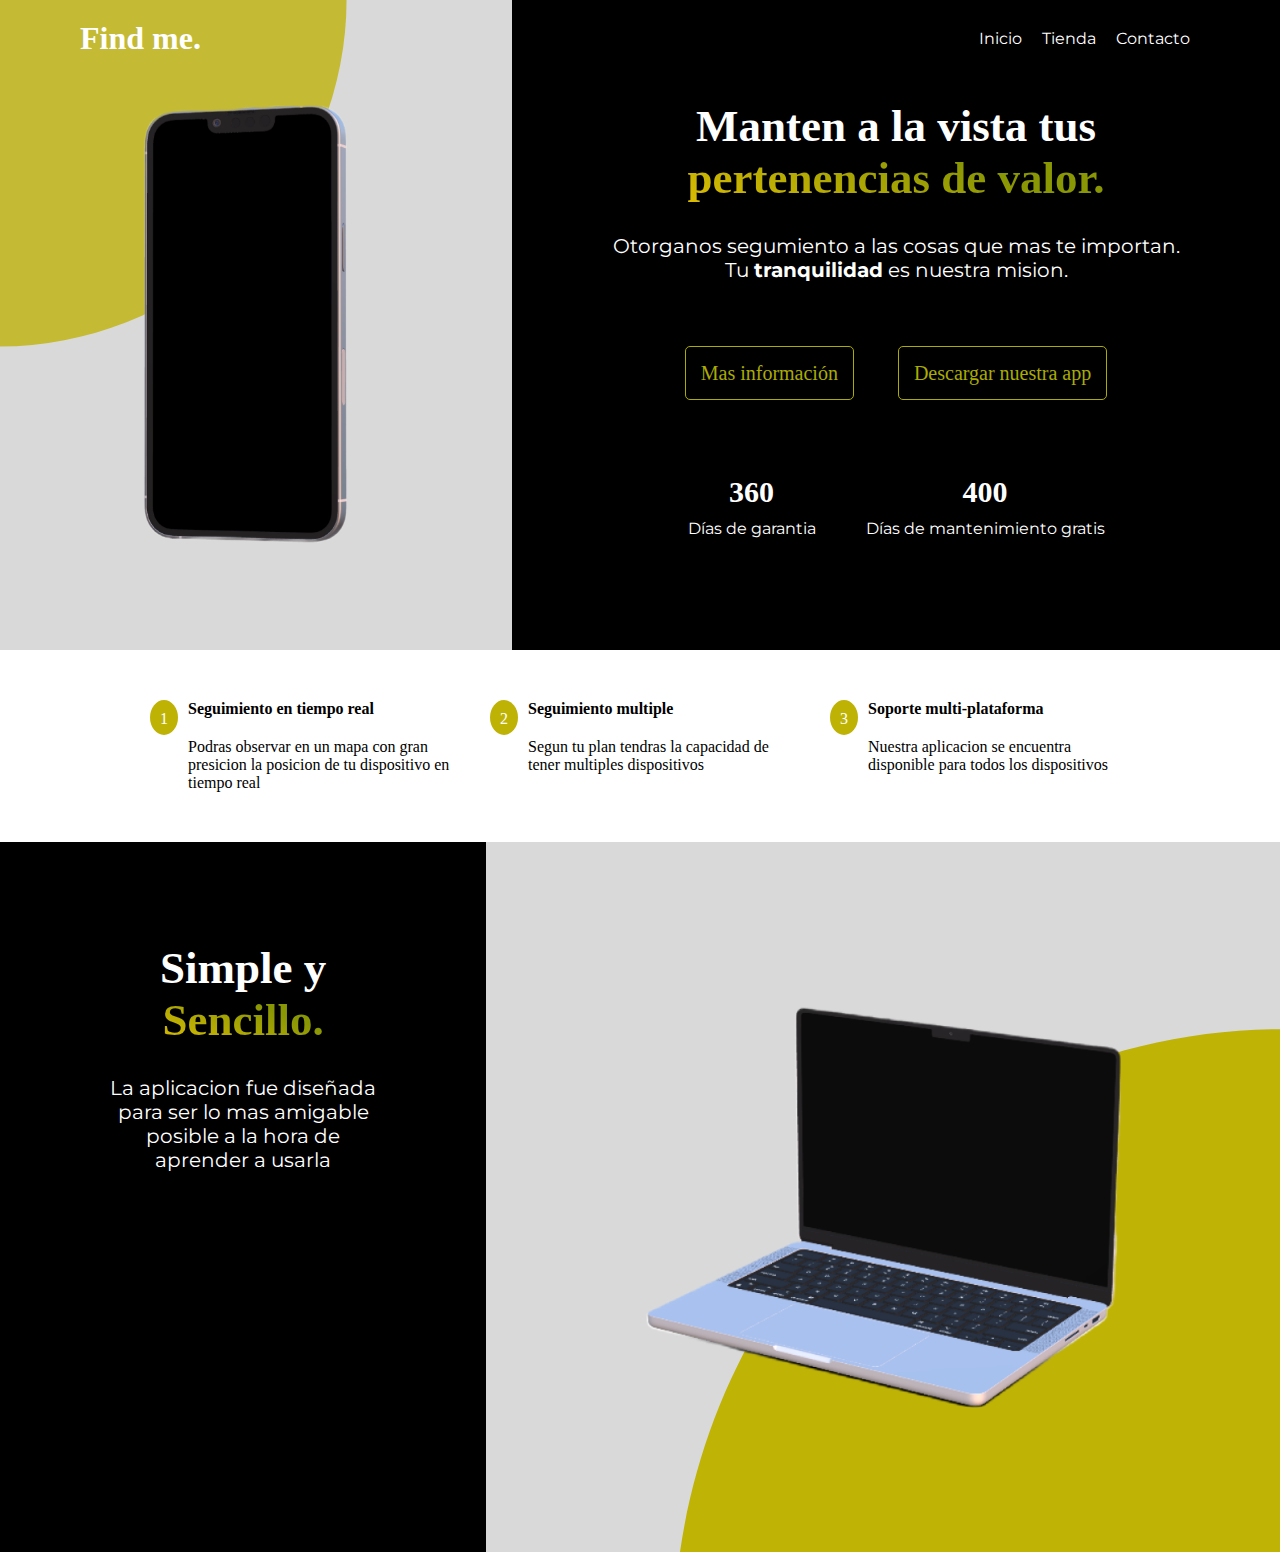
<file: index.html>
<!DOCTYPE html>
<html lang="en">

<head>
    <meta charset="UTF-8">
    <meta http-equiv="X-UA-Compatible" content="IE=edge">
    <meta name="viewport" content="width=device-width, initial-scale=1.0">
    <title>Find me.</title>
    <link rel="stylesheet" href="./styles/styles.css">
    <link rel="preconnect" href="https://fonts.googleapis.com">
    <link rel="preconnect" href="https://fonts.gstatic.com" crossorigin>
    <link href="https://fonts.googleapis.com/css2?family=Montserrat:wght@100&display=swap" rel="stylesheet">
</head>

<body>
    <header class="header">
        <h1><a href="./index.html" class="header__titulo">Find me.</a></h1>
        <nav>
            <ul class="header__lista">
                <li><a href="./pages/inicio.html" class="header__lista__boton">Inicio</a></li>
                <li><a href="./pages/tienda.html" class="header__lista__boton">Tienda</a></li>
                <li><a href="./pages/contacto.html" class="header__lista__boton">Contacto</a></li>
            </ul>
        </nav>
    </header>
    <main>
        <section class="portada">
            <div class="portada__izquierda">
                <img src="./assets/celu.png" alt="Celular" class="img-celu">
            </div>
            <div class="portada__derecha">
                <h2 class="portada-titulo">Manten a la vista tus <span class="color">pertenencias de
                        valor.</span></h2>
                <p class="portada-texto">Otorganos segumiento a las cosas que mas te importan. Tu
                    <strong>tranquilidad</strong> es nuestra mision.
                </p>
                <span class="portada-boton">Mas información</span>
                <span class="portada-boton">Descargar nuestra app</span>
                <div class="info">
                    <div class="info__garantia">
                        <span class="info__num"><strong>360</strong></span>
                        <span class="info__texto">Días de garantia</span>
                    </div>
                    <div class="info__mantenimiento">
                        <span class="info__num"><strong>400</strong></span>
                        <span class="info__texto">Días de mantenimiento gratis</span>
                    </div>
                </div>
            </div>
        </section>
        <div class="container">
            <div class="box">
                <span>1</span>
                <div class="text">
                    <h4>Seguimiento en tiempo real</h4>
                    <p>Podras observar en un mapa con gran presicion la posicion de tu dispositivo en tiempo real</p>
                </div>
            </div>
            <div class="box">
                <span>2</span>
                <div class="text">
                    <h4>Seguimiento multiple</h4>
                    <p>Segun tu plan tendras la capacidad de tener multiples dispositivos</p>
                </div>
            </div>
            <div class="box">
                <span>3</span>
                <div class="text">
                    <h4>Soporte multi-plataforma</h4>
                    <p>Nuestra aplicacion se encuentra disponible para todos los dispositivos</p>
                </div>
            </div>
        </div>

        <div class="portada2">
            <div class="portada__derecha">
                <h2 class="portada-titulo">Simple y <span class="color">Sencillo.</span></h2>
                <p class="portada-texto">La aplicacion fue diseñada para ser lo mas amigable posible a la hora de aprender a usarla</p>
                <div class="portada__derecha"></div>
            </div>
            <div class="portada_abajo_derecha">
            <img src="assets/compu.png" alt="" class="img-pc">
            </div>
        </div>
    </main>
</body>

</html>
</file>
<file: styles/styles.css>
/* Reset */
* {
    margin: 0;
    padding: 0;
    list-style: none;
    text-decoration: none;
    border: none;
    outline: none;
}

a {
    color: black;
    text-decoration: none;
}

a:hover {
    color: black;
}

/* Header */
.header {
    display: flex;
    align-items: center;
    justify-content: space-between;
    padding: 20px 0;
    background-color: #00000000;
    position: absolute;
    width: 100%;
}

.header__titulo {
    margin-left: 80px;
    color: white;
}

.header__titulo:hover {
    color: white;
}

.header__lista {
    display: flex;
    padding-right: 80px;
}

.header__lista__boton {
    margin: 0 10px;
    font-family: 'Montserrat', sans-serif;
    color: white;
}

.header__lista__boton:hover {
    border-bottom: 1px solid white;
    color: white;
}

/* Main */

.img-celu {
    height: 450px;
}
.img-pc {
    height: 500px;
}
.portada {
    display: grid;
    grid-template-columns: 40% 60%;
}
.portada2 {
    display:grid;
    grid-template-columns: 38% 62%;
    
}

.portada__derecha {
    background-color: black;
    text-align: center;
    padding: 100px;
}

.portada-titulo {
    color: white;
    font-size: 45px;
    margin-bottom: 30px;
}

.portada-texto {
    color: white;
    font-family: 'Montserrat', sans-serif;
    font-size: 20px;
    margin-bottom: 80px;
}

.portada-boton {
    color: rgb(171, 171, 2);
    margin: 0 20px;
    padding: 15px;
    border: 1px solid rgb(171, 171, 2);
    border-radius: 5px;
    font-size: 20px;
}

.portada-boton:hover {
    background-color: white;
    color: black;
}

.color {
    color: rgb(138, 151, 4);
    background-image: linear-gradient(201deg, rgba(138, 151, 4, 1) 32%, rgba(219, 188, 2, 1) 100%);
    -webkit-background-clip: text;
    -webkit-text-fill-color: transparent;
    background-clip: text;
}

.portada__izquierda {
    display: flex;
    justify-content: center;
    padding: 100px 0;
    background-image: url(../assets/fondo.svg);
    background-repeat: no-repeat;
    background-size: cover;
}
.portada_abajo_derecha {
    display: flex;
    justify-content: center;
    padding: 100px 0;
    background-image: url(../assets/fondo2.svg);
    background-repeat: no-repeat;
    background-size: cover;
}
.info {
    margin-top: 90px;
    display: flex;
    justify-content: center;
    color: white;
}

.info__garantia {
    display: flex;
    flex-direction: column;
}

.info__num {
    font-size: 30px;
    padding-bottom: 10px;
}

.info__texto {
    font-family: 'Montserrat', sans-serif;
}

.info__mantenimiento {
    display: flex;
    flex-direction: column;
    margin-left: 50px;
}

/*segunda parte */
.container {
    margin: 40px;
    display: flex;
    justify-content: center;
    gap: 20px;
}
.box {
    display: flex;
    margin: 10px;
    width: 300px;
}
.box span {
    background-color: #beb305;
    color: white;
    border-radius: 100%;
    padding: 10px 10px 10px 10px;
    max-height: 15px;
    margin-right: 10px;
}
.box p{
    margin-top: 20px;
}
</file>
